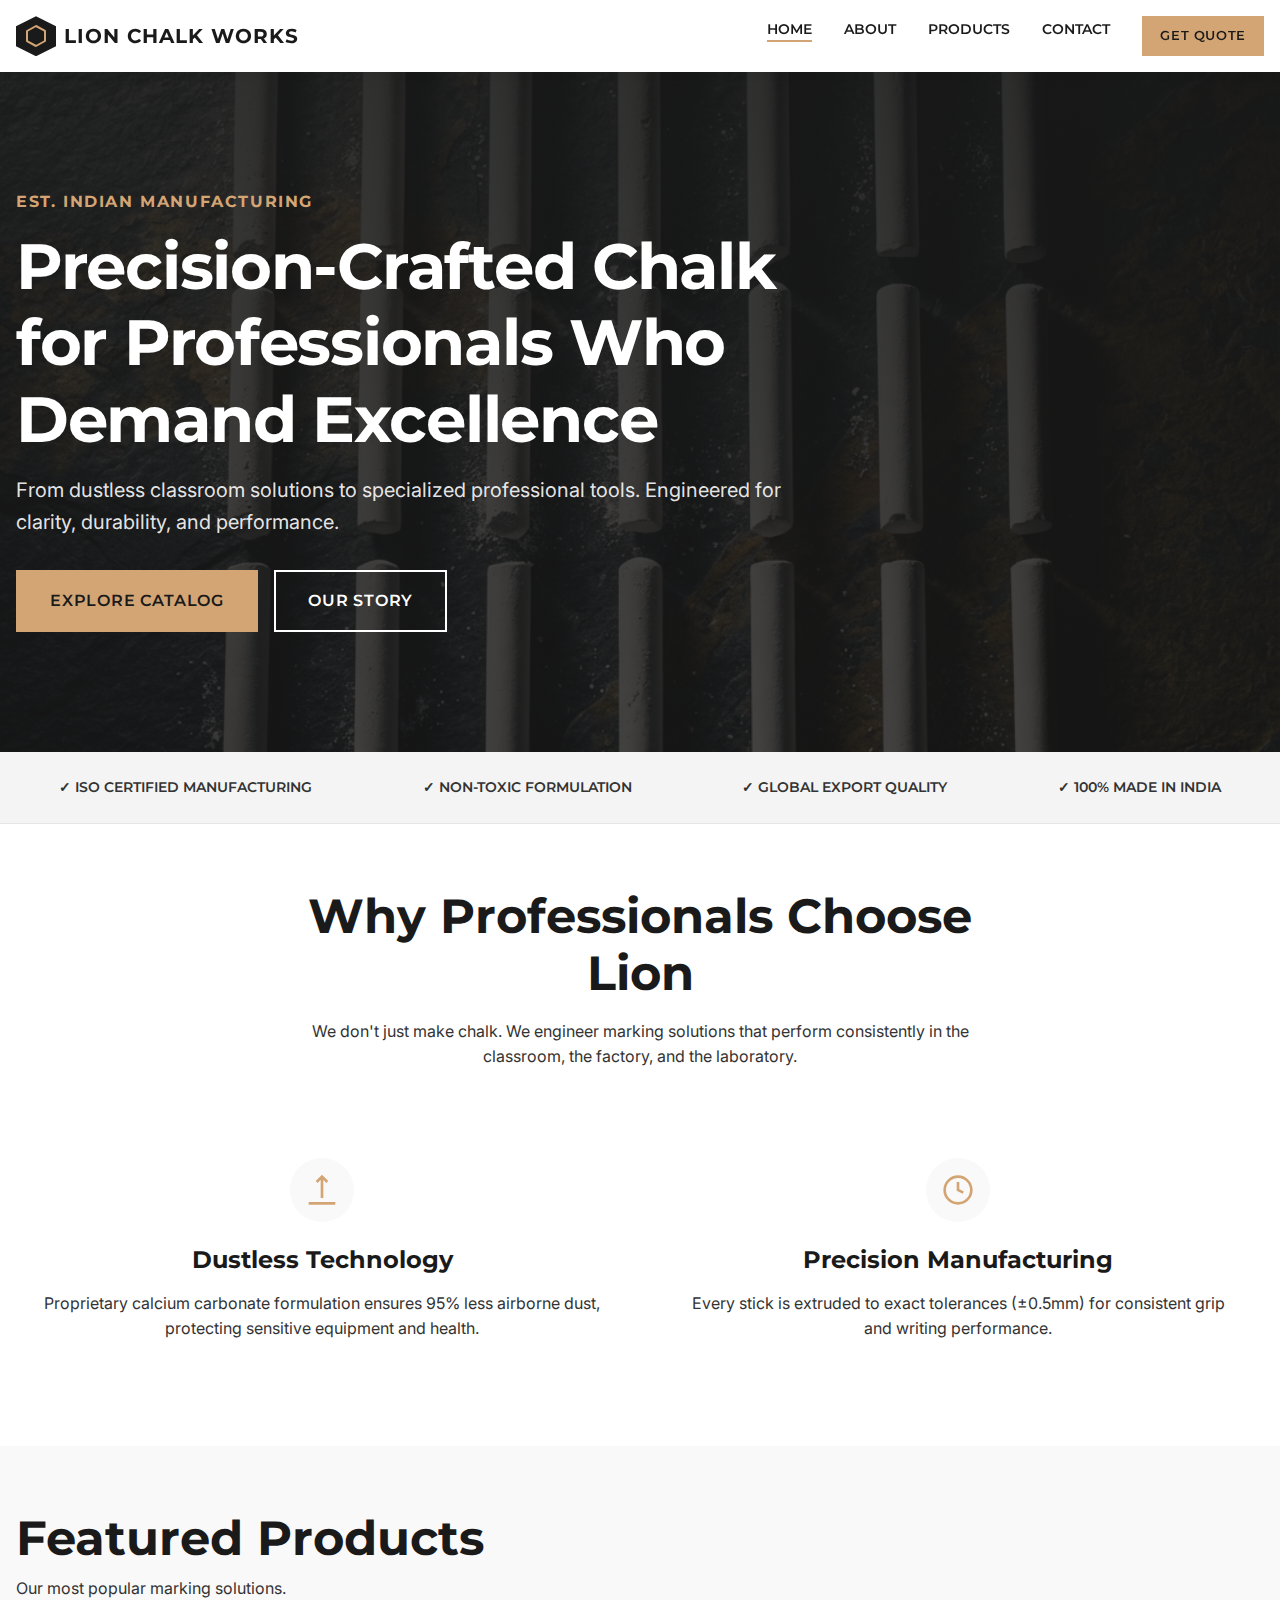
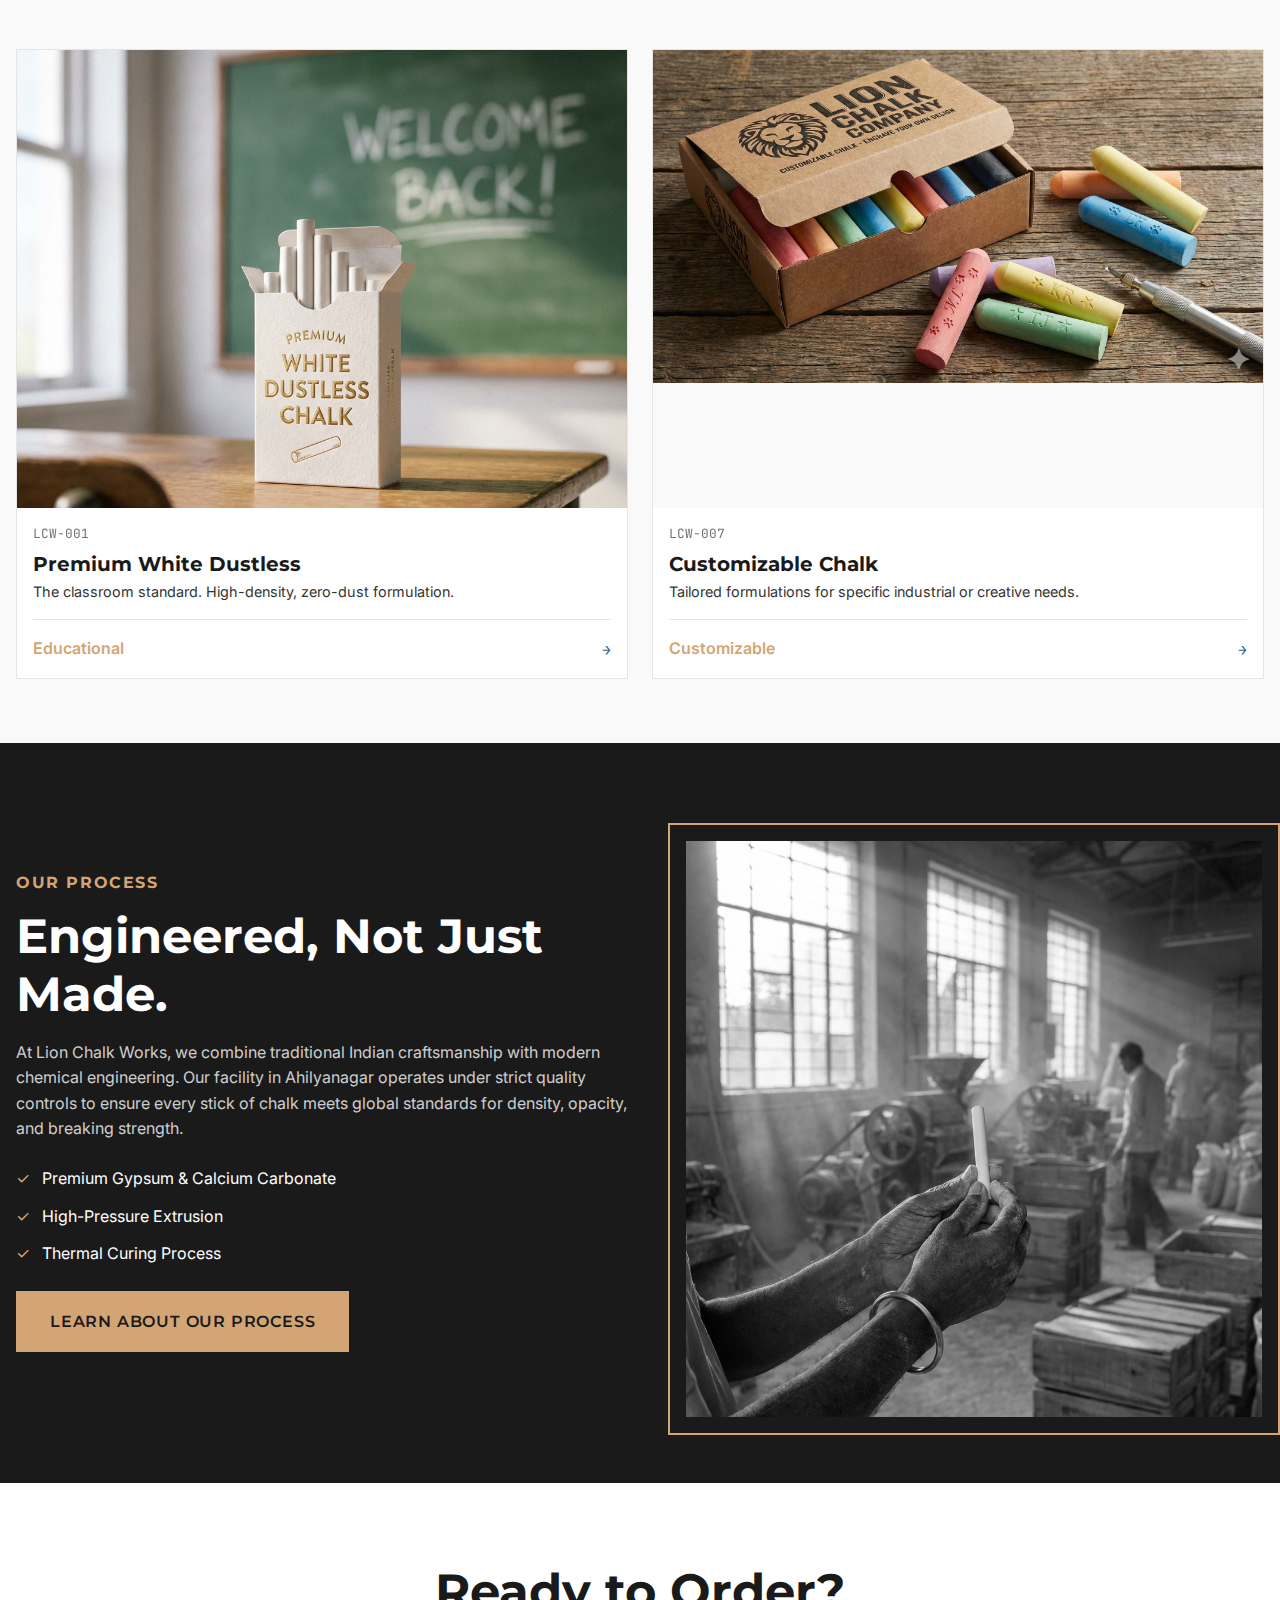
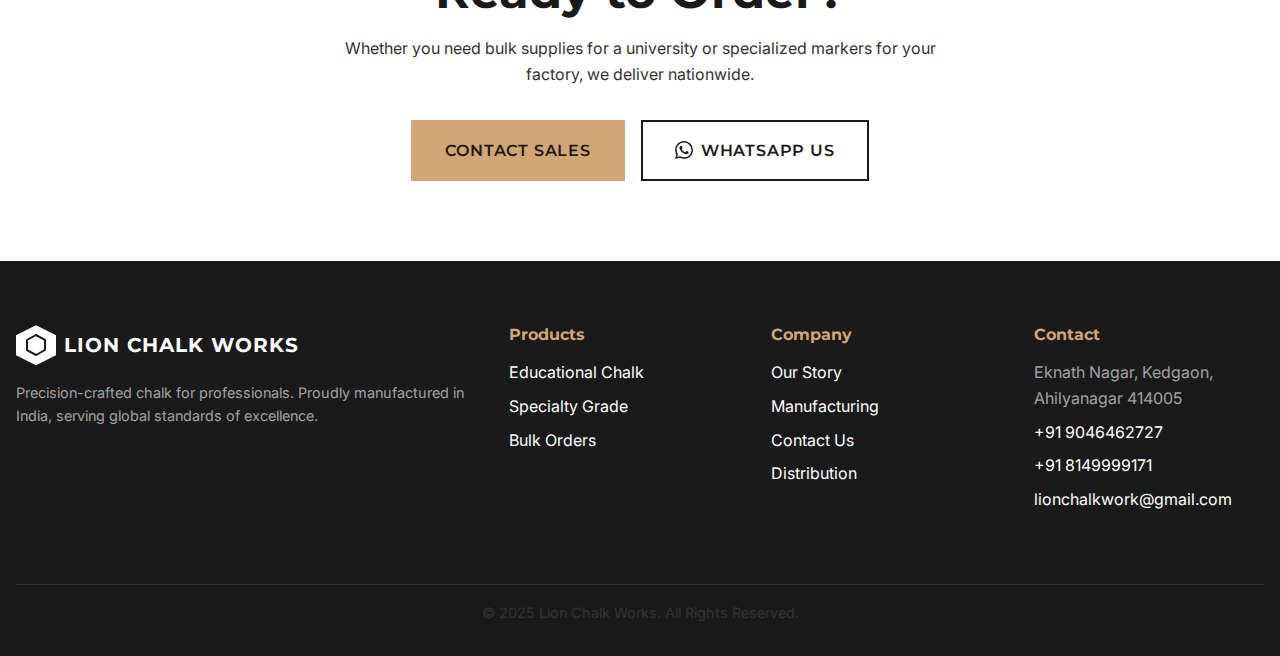
<file: index.html>
<!DOCTYPE html>
<html lang="en">

<head>
    <meta charset="UTF-8">
    <meta name="viewport" content="width=device-width, initial-scale=1.0">
    <title>Lion Chalk Works | Precision-Crafted Chalk for Professionals</title>
    <meta name="description"
        content="Lion Chalk Works manufactures premium industrial and educational chalk. Precision-crafted, dustless, and non-toxic chalk for schools, construction, and industry.">

    <!-- Fonts -->
    <link rel="preconnect" href="https://fonts.googleapis.com">
    <link rel="preconnect" href="https://fonts.gstatic.com" crossorigin>
    <link
        href="https://fonts.googleapis.com/css2?family=Inter:wght@400;500;600&family=JetBrains+Mono&family=Montserrat:wght@600;700&display=swap"
        rel="stylesheet">

    <!-- Styles -->
    <link rel="stylesheet" href="css/main.css">
    <link rel="stylesheet" href="css/print.css" media="print">

    <!-- Favicon Placeholder -->
    <link rel="icon"
        href="data:image/svg+xml,<svg xmlns=%22http://www.w3.org/2000/svg%22 viewBox=%220 0 100 100%22><text y=%22.9em%22 font-size=%2290%22>🦁</text></svg>">
</head>

<body>

    <!-- Navigation -->
    <nav class="navbar">
        <div class="container nav-container">
            <a href="index.html" class="logo">
                <div class="logo-icon">
                    <svg width="24" height="24" viewBox="0 0 24 24" fill="none" stroke="currentColor" stroke-width="2"
                        stroke-linecap="round" stroke-linejoin="round">
                        <path d="M12 2l9 4.9V17L12 22l-9-4.9V7z" />
                    </svg>
                </div>
                LION CHALK WORKS
            </a>

            <label for="mobile-menu-check" class="mobile-toggle">☰</label>
            <input type="checkbox" id="mobile-menu-check">

            <ul class="nav-links">
                <li><a href="index.html" class="nav-link active">Home</a></li>
                <li><a href="about.html" class="nav-link">About</a></li>
                <li><a href="products.html" class="nav-link">Products</a></li>
                <li><a href="contact.html" class="nav-link">Contact</a></li>
                <li><a href="contact.html" class="btn btn-primary" style="padding: 8px 16px; font-size: 0.8rem;">Get
                        Quote</a></li>
            </ul>
        </div>
    </nav>

    <!-- Hero Section -->
    <header class="section section-dark"
        style="padding: 120px 0; background: linear-gradient(rgba(26,26,26,0.9), rgba(26,26,26,0.8)), url('assets/hero/home-hero.jpg') center/cover no-repeat;">
        <div class="container">
            <div style="max-width: 800px;">
                <h4 class="text-gold" style="text-transform: uppercase; letter-spacing: 0.1em; margin-bottom: 16px;">
                    Est. Indian Manufacturing</h4>
                <h1>Precision-Crafted Chalk for Professionals Who Demand Excellence</h1>
                <p style="font-size: 1.25rem; color: rgba(255,255,255,0.9); margin-bottom: 32px;">
                    From dustless classroom solutions to specialized professional tools. Engineered for clarity,
                    durability, and performance.
                </p>
                <div style="display: flex; gap: 16px; flex-wrap: wrap;">
                    <a href="products.html" class="btn btn-primary">Explore Catalog</a>
                    <a href="about.html" class="btn btn-outline">Our Story</a>
                </div>
            </div>
        </div>
    </header>

    <!-- Trust Bar -->
    <div style="background-color: #f4f4f4; padding: 24px 0; border-bottom: 1px solid #e5e5e5;">
        <div class="container">
            <div
                style="display: flex; justify-content: space-around; flex-wrap: wrap; gap: 24px; text-align: center; color: var(--color-gray-800); font-weight: 600; font-family: var(--font-display); text-transform: uppercase; font-size: 0.9rem;">
                <span>✓ ISO Certified Manufacturing</span>
                <span>✓ Non-Toxic Formulation</span>
                <span>✓ Global Export Quality</span>
                <span>✓ 100% Made in India</span>
            </div>
        </div>
    </div>

    <!-- Value Propositions -->
    <section class="section">
        <div class="container">
            <div style="text-align: center; max-width: 700px; margin: 0 auto 64px;">
                <h2 style="margin-bottom: 16px;">Why Professionals Choose Lion</h2>
                <p>We don't just make chalk. We engineer marking solutions that perform consistently in the classroom,
                    the factory, and the laboratory.</p>
            </div>

            <div class="grid grid-2" style="justify-content: center;">


                <!-- Feature 2 -->
                <div style="text-align: center; padding: 24px;">
                    <div
                        style="width: 64px; height: 64px; background: var(--color-gray-100); border-radius: 50%; display: flex; align-items: center; justify-content: center; margin: 0 auto 24px; color: var(--color-accent);">
                        <svg width="32" height="32" viewBox="0 0 24 24" fill="none" stroke="currentColor"
                            stroke-width="2">
                            <path d="M2 22h20M12 2v16M8 6l4-4 4 4" />
                        </svg>
                    </div>
                    <h3>Dustless Technology</h3>
                    <p>Proprietary calcium carbonate formulation ensures 95% less airborne dust, protecting sensitive
                        equipment and health.</p>
                </div>

                <!-- Feature 3 -->
                <div style="text-align: center; padding: 24px;">
                    <div
                        style="width: 64px; height: 64px; background: var(--color-gray-100); border-radius: 50%; display: flex; align-items: center; justify-content: center; margin: 0 auto 24px; color: var(--color-accent);">
                        <svg width="32" height="32" viewBox="0 0 24 24" fill="none" stroke="currentColor"
                            stroke-width="2">
                            <circle cx="12" cy="12" r="10" />
                            <path d="M12 6v6l4 2" />
                        </svg>
                    </div>
                    <h3>Precision Manufacturing</h3>
                    <p>Every stick is extruded to exact tolerances (±0.5mm) for consistent grip and writing performance.
                    </p>
                </div>
            </div>
        </div>
    </section>

    <!-- Featured Products -->
    <section class="section" style="background-color: var(--color-gray-100);">
        <div class="container">
            <div style="display: flex; justify-content: space-between; align-items: end; margin-bottom: 48px;">
                <div>
                    <h2 style="margin-bottom: 8px;">Featured Products</h2>
                    <p style="margin-bottom: 0;">Our most popular marking solutions.</p>
                </div>
                <a href="products.html" class="btn btn-outline-dark"
                    style="display: none; @media(min-width: 768px){display: inline-flex;}">View All Products</a>
            </div>

            <div class="grid grid-2">
                <!-- Product 1 -->
                <a href="products.html" class="card">
                    <div class="card-image">
                        <img src="assets/products/chalk-educational-white.jpg" alt="Premium White Dustless Chalk"
                            loading="lazy">
                    </div>
                    <div class="card-content">
                        <div class="card-sku">LCW-001</div>
                        <h3 class="card-title">Premium White Dustless</h3>
                        <p style="font-size: 0.9rem;">The classroom standard. High-density, zero-dust formulation.</p>
                        <div class="card-footer">
                            <span class="text-gold" style="font-weight: 600;">Educational</span>
                            <span class="text-tech">→</span>
                        </div>
                    </div>
                </a>
                <!-- Product 4 -->
                <a href="products.html" class="card">
                    <div class="card-image">
                        <img src="assets/products/chalk-customizable.jpg" alt="Customizable Chalk" loading="lazy">
                    </div>
                    <div class="card-content">
                        <div class="card-sku">LCW-007</div>
                        <h3 class="card-title">Customizable Chalk</h3>
                        <p style="font-size: 0.9rem;">Tailored formulations for specific industrial or creative needs.
                        </p>
                        <div class="card-footer">
                            <span class="text-gold" style="font-weight: 600;">Customizable</span>
                            <span class="text-tech">→</span>
                        </div>
                    </div>
                </a>
            </div>
        </div>
    </section>

    <!-- Manufacturing Excellence -->
    <section class="section section-dark">
        <div class="container">
            <div class="grid grid-2" style="align-items: center;">
                <div>
                    <h4 class="text-gold"
                        style="text-transform: uppercase; letter-spacing: 0.1em; margin-bottom: 16px;">Our Process</h4>
                    <h2 style="color: white;">Engineered, Not Just Made.</h2>
                    <p style="color: rgba(255,255,255,0.8);">
                        At Lion Chalk Works, we combine traditional Indian craftsmanship with modern chemical
                        engineering. Our facility in Ahilyanagar operates under strict quality controls to ensure every
                        stick of chalk meets global standards for density, opacity, and breaking strength.
                    </p>
                    <ul style="margin: 24px 0; color: white;">
                        <li style="margin-bottom: 12px; display: flex; align-items: center; gap: 12px;">
                            <span style="color: var(--color-accent);">✓</span> Premium Gypsum & Calcium Carbonate
                        </li>
                        <li style="margin-bottom: 12px; display: flex; align-items: center; gap: 12px;">
                            <span style="color: var(--color-accent);">✓</span> High-Pressure Extrusion
                        </li>
                        <li style="margin-bottom: 12px; display: flex; align-items: center; gap: 12px;">
                            <span style="color: var(--color-accent);">✓</span> Thermal Curing Process
                        </li>
                    </ul>
                    <a href="about.html" class="btn btn-primary">Learn About Our Process</a>
                </div>
                <div style="position: relative;">
                    <div
                        style="border: 2px solid var(--color-accent); padding: 16px; transform: translate(16px, 16px);">
                        <img src="assets/hero/about-hero.jpg" alt="Chalk Manufacturing Process"
                            style="width: 100%; filter: grayscale(100%);">
                    </div>
                </div>
            </div>
        </div>
    </section>

    <!-- CTA Section -->
    <section class="section" style="text-align: center; padding: 80px 0;">
        <div class="container">
            <h2 style="margin-bottom: 16px;">Ready to Order?</h2>
            <p style="max-width: 600px; margin: 0 auto 32px;">
                Whether you need bulk supplies for a university or specialized markers for your factory, we deliver
                nationwide.
            </p>
            <div style="display: flex; gap: 16px; justify-content: center; flex-wrap: wrap;">
                <a href="contact.html" class="btn btn-primary">Contact Sales</a>
                <a href="https://wa.me/919046462727" class="btn btn-outline-dark">
                    <svg width="18" height="18" viewBox="0 0 24 24" fill="currentColor" style="margin-right: 8px;">
                        <path
                            d="M17.472 14.382c-.297-.149-1.758-.867-2.03-.967-.273-.099-.471-.148-.67.15-.197.297-.767.966-.94 1.164-.173.199-.347.223-.644.075-.297-.15-1.255-.463-2.39-1.475-.883-.788-1.48-1.761-1.653-2.059-.173-.297-.018-.458.13-.606.134-.133.298-.347.446-.52.149-.174.198-.298.298-.497.099-.198.05-.371-.025-.52-.075-.149-.669-1.612-.916-2.207-.242-.579-.487-.5-.669-.51-.173-.008-.371-.008-.57-.008-.198 0-.52.074-.792.372-.272.297-1.04 1.016-1.04 2.479 0 1.462 1.065 2.875 1.213 3.074.149.198 2.096 3.2 5.077 4.487.709.306 1.262.489 1.694.625.712.227 1.36.195 1.871.118.571-.085 1.758-.719 2.006-1.413.248-.694.248-1.289.173-1.413-.074-.124-.272-.198-.57-.347m-5.421 7.403h-.004a9.87 9.87 0 01-5.031-1.378l-.361-.214-3.741.982.998-3.648-.235-.374a9.86 9.86 0 01-1.51-5.26c.001-5.45 4.436-9.884 9.888-9.884 2.64 0 5.122 1.03 6.988 2.898a9.825 9.825 0 012.893 6.994c-.003 5.45-4.437 9.884-9.885 9.884m8.413-18.297A11.815 11.815 0 0012.05 0C5.495 0 .16 5.335.157 11.892c0 2.096.547 4.142 1.588 5.945L.057 24l6.305-1.654a11.882 11.882 0 005.683 1.448h.005c6.554 0 11.89-5.335 11.893-11.893a11.821 11.821 0 00-3.48-8.413Z" />
                    </svg>
                    WhatsApp Us
                </a>
            </div>
        </div>
    </section>

    <!-- Footer -->
    <footer class="footer">
        <div class="container">
            <div class="footer-grid">
                <div class="footer-col">
                    <a href="index.html" class="logo" style="color: white; margin-bottom: 16px;">
                        <div class="logo-icon" style="background: white; color: var(--color-primary);">
                            <svg width="24" height="24" viewBox="0 0 24 24" fill="none" stroke="currentColor"
                                stroke-width="2" stroke-linecap="round" stroke-linejoin="round">
                                <path d="M12 2l9 4.9V17L12 22l-9-4.9V7z" />
                            </svg>
                        </div>
                        LION CHALK WORKS
                    </a>
                    <p style="color: rgba(255,255,255,0.6); font-size: 0.9rem;">
                        Precision-crafted chalk for professionals. Proudly manufactured in India, serving global
                        standards of excellence.
                    </p>
                </div>

                <div class="footer-col">
                    <h4>Products</h4>
                    <ul class="footer-links">
                        <li><a href="products.html">Educational Chalk</a></li>
                        <li><a href="products.html">Specialty Grade</a></li>
                        <li><a href="products.html">Bulk Orders</a></li>
                    </ul>
                </div>

                <div class="footer-col">
                    <h4>Company</h4>
                    <ul class="footer-links">
                        <li><a href="about.html">Our Story</a></li>
                        <li><a href="about.html">Manufacturing</a></li>
                        <li><a href="contact.html">Contact Us</a></li>
                        <li><a href="contact.html">Distribution</a></li>
                    </ul>
                </div>

                <div class="footer-col">
                    <h4>Contact</h4>
                    <ul class="footer-links">
                        <li style="color: rgba(255,255,255,0.6);">Eknath Nagar, Kedgaon,<br>Ahilyanagar 414005</li>
                        <li><a href="tel:+919046462727">+91 9046462727</a></li>
                        <li><a href="tel:+918149999171">+91 8149999171</a></li>
                        <li><a href="mailto:lionchalkwork@gmail.com">lionchalkwork@gmail.com</a></li>
                    </ul>
                </div>
            </div>

            <div class="footer-bottom">
                <p>&copy; 2025 Lion Chalk Works. All Rights Reserved.</p>
            </div>
        </div>
    </footer>

</body>

</html>
</file>
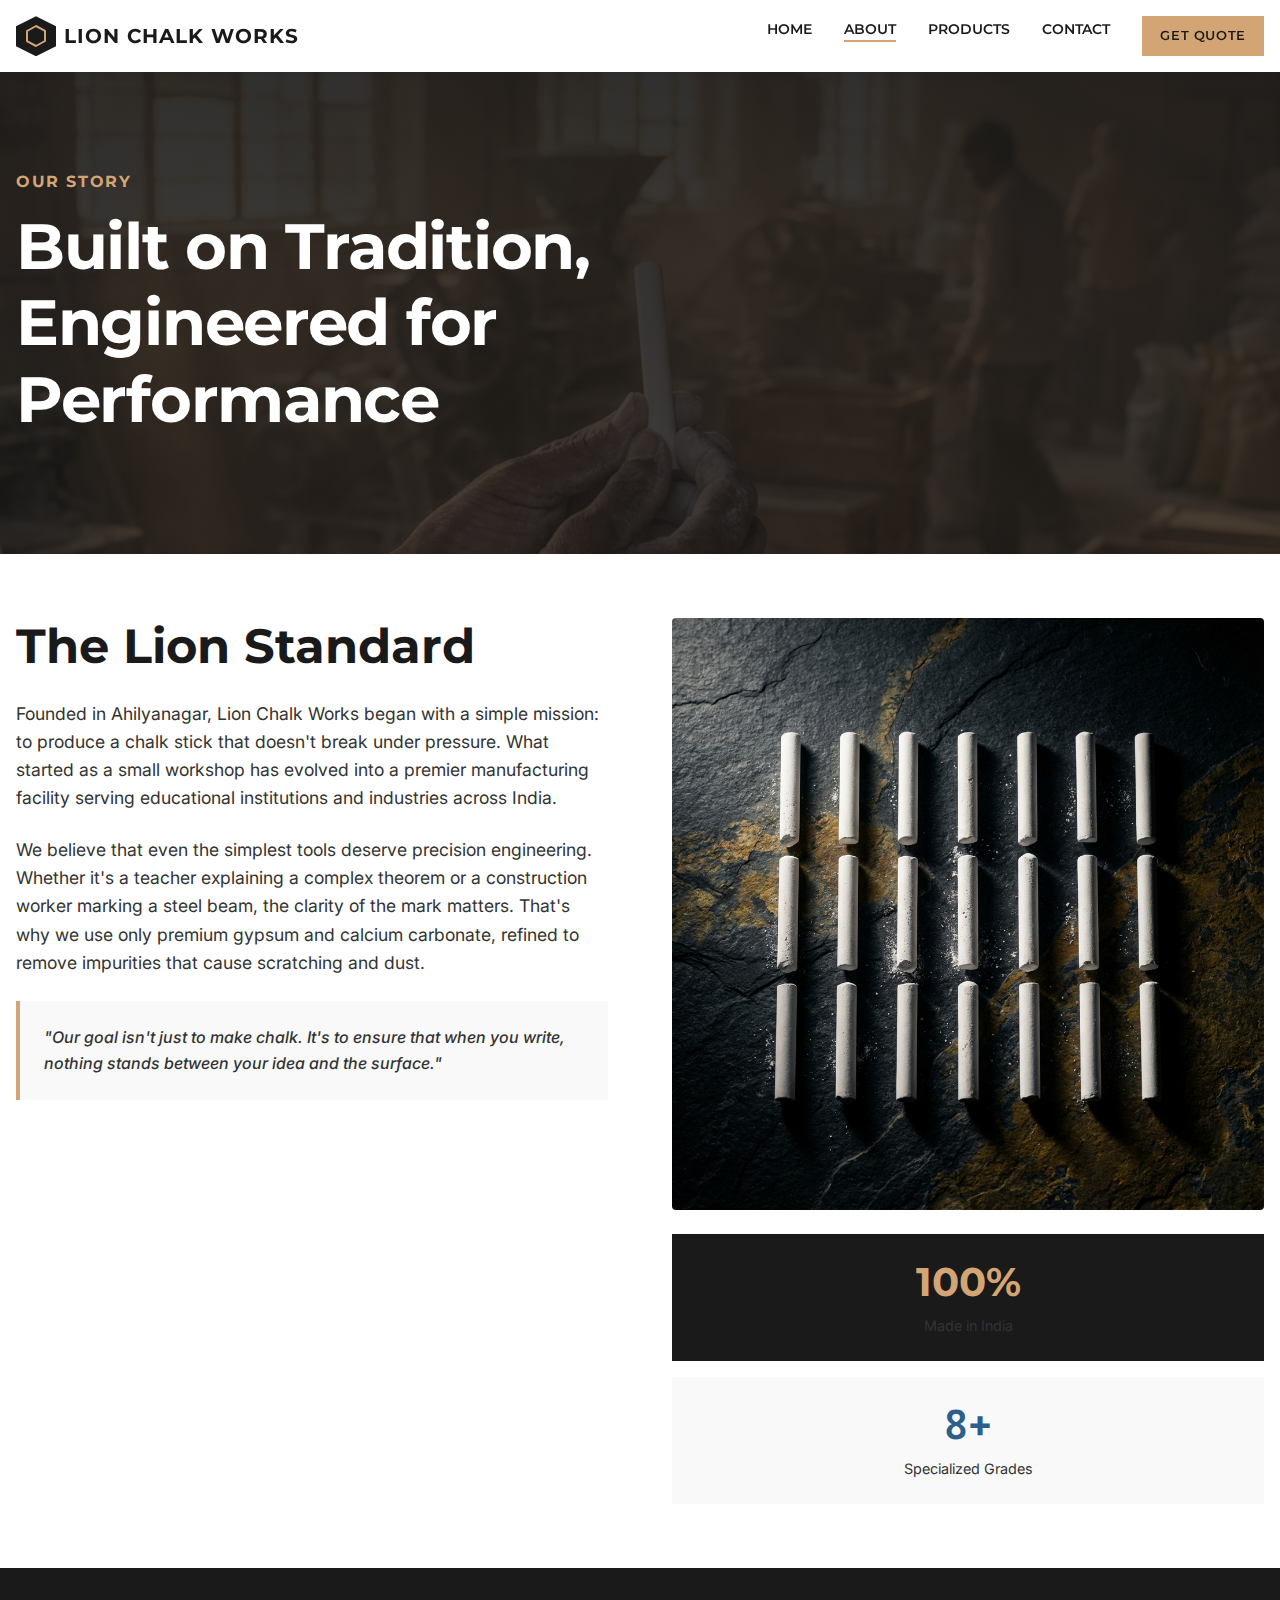
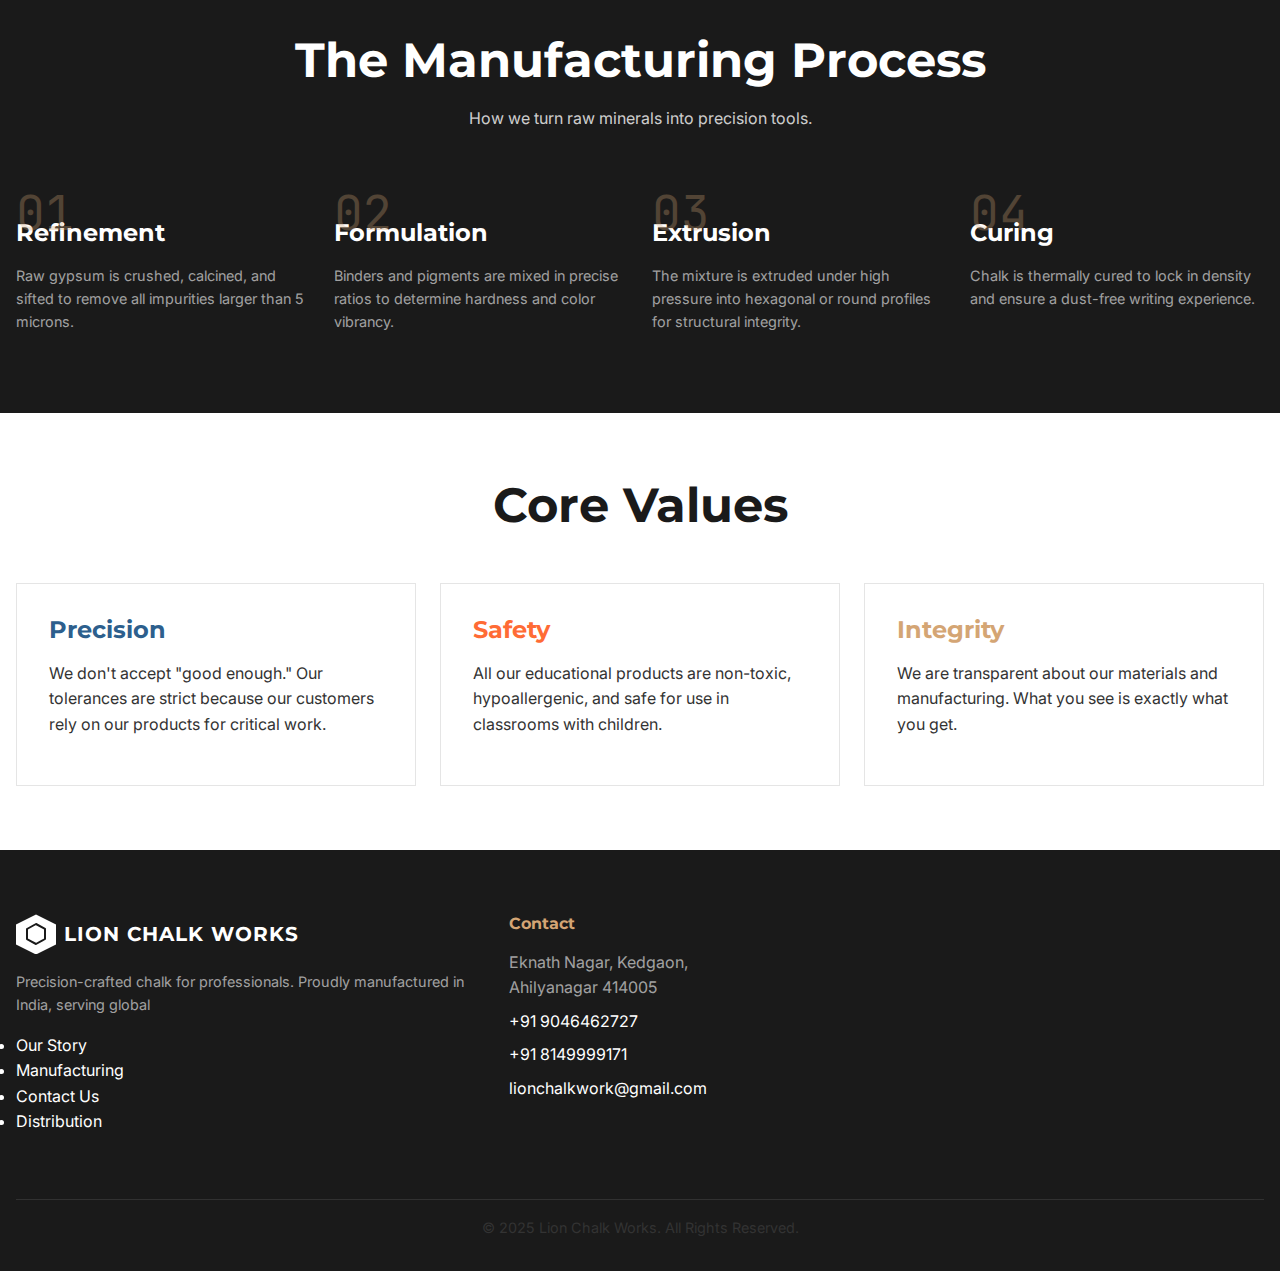
<file: about.html>
<!DOCTYPE html>
<html lang="en">

<head>
    <meta charset="UTF-8">
    <meta name="viewport" content="width=device-width, initial-scale=1.0">
    <title>About Us | Lion Chalk Works</title>
    <meta name="description"
        content="Learn about Lion Chalk Works' heritage, manufacturing process, and commitment to quality.">

    <!-- Fonts -->
    <link rel="preconnect" href="https://fonts.googleapis.com">
    <link rel="preconnect" href="https://fonts.gstatic.com" crossorigin>
    <link
        href="https://fonts.googleapis.com/css2?family=Inter:wght@400;500;600&family=JetBrains+Mono&family=Montserrat:wght@600;700&display=swap"
        rel="stylesheet">

    <!-- Styles -->
    <link rel="stylesheet" href="css/main.css">
    <link rel="stylesheet" href="css/print.css" media="print">

    <link rel="icon"
        href="data:image/svg+xml,<svg xmlns=%22http://www.w3.org/2000/svg%22 viewBox=%220 0 100 100%22><text y=%22.9em%22 font-size=%2290%22>🦁</text></svg>">
</head>

<body>

    <!-- Navigation -->
    <nav class="navbar">
        <div class="container nav-container">
            <a href="index.html" class="logo">
                <div class="logo-icon">
                    <svg width="24" height="24" viewBox="0 0 24 24" fill="none" stroke="currentColor" stroke-width="2"
                        stroke-linecap="round" stroke-linejoin="round">
                        <path d="M12 2l9 4.9V17L12 22l-9-4.9V7z" />
                    </svg>
                </div>
                LION CHALK WORKS
            </a>

            <label for="mobile-menu-check" class="mobile-toggle">☰</label>
            <input type="checkbox" id="mobile-menu-check">

            <ul class="nav-links">
                <li><a href="index.html" class="nav-link">Home</a></li>
                <li><a href="about.html" class="nav-link active">About</a></li>
                <li><a href="products.html" class="nav-link">Products</a></li>
                <li><a href="contact.html" class="nav-link">Contact</a></li>
                <li><a href="contact.html" class="btn btn-primary" style="padding: 8px 16px; font-size: 0.8rem;">Get
                        Quote</a></li>
            </ul>
        </div>
    </nav>

    <!-- Hero Section -->
    <header class="section section-dark"
        style="padding: 100px 0; background: linear-gradient(rgba(26,26,26,0.9), rgba(26,26,26,0.8)), url('assets/hero/about-hero.jpg') center/cover no-repeat;">
        <div class="container">
            <div style="max-width: 800px;">
                <h4 class="text-gold" style="text-transform: uppercase; letter-spacing: 0.1em; margin-bottom: 16px;">Our
                    Story</h4>
                <h1>Built on Tradition, Engineered for Performance</h1>
            </div>
        </div>
    </header>

    <!-- Narrative Section -->
    <section class="section">
        <div class="container">
            <div class="grid grid-2" style="gap: 64px;">
                <div>
                    <h2 style="margin-bottom: 24px;">The Lion Standard</h2>
                    <p style="font-size: 1.1rem; margin-bottom: 24px;">
                        Founded in Ahilyanagar, Lion Chalk Works began with a simple mission: to produce a chalk stick
                        that doesn't break under pressure. What started as a small workshop has evolved into a premier
                        manufacturing facility serving educational institutions and industries across India.
                    </p>
                    <p style="font-size: 1.1rem; margin-bottom: 24px;">
                        We believe that even the simplest tools deserve precision engineering. Whether it's a teacher
                        explaining a complex theorem or a construction worker marking a steel beam, the clarity of the
                        mark matters. That's why we use only premium gypsum and calcium carbonate, refined to remove
                        impurities that cause scratching and dust.
                    </p>
                    <div
                        style="padding: 24px; background-color: var(--color-gray-100); border-left: 4px solid var(--color-accent);">
                        <p style="margin-bottom: 0; font-style: italic; font-weight: 500;">
                            "Our goal isn't just to make chalk. It's to ensure that when you write, nothing stands
                            between your idea and the surface."
                        </p>
                    </div>
                </div>
                <div>
                    <img src="assets/hero/home-hero.jpg" alt="Factory Floor"
                        style="width: 100%; border-radius: 4px; margin-bottom: 24px;">
                    <div class="grid grid-2" style="gap: 16px;">
                        <div style="background: var(--color-primary); color: white; padding: 24px; text-align: center;">
                            <h3 class="text-gold" style="font-size: 2.5rem; margin-bottom: 8px;">100%</h3>
                            <p style="margin: 0; font-size: 0.9rem;">Made in India</p>
                        </div>
                        <div style="background: var(--color-gray-100); padding: 24px; text-align: center;">
                            <h3 class="text-tech" style="font-size: 2.5rem; margin-bottom: 8px;">8+</h3>
                            <p style="margin: 0; font-size: 0.9rem;">Specialized Grades</p>
                        </div>
                    </div>
                </div>
            </div>
        </div>
    </section>

    <!-- Process Section -->
    <section class="section section-dark">
        <div class="container">
            <div style="text-align: center; max-width: 700px; margin: 0 auto 64px;">
                <h2 style="color: white;">The Manufacturing Process</h2>
                <p style="color: rgba(255,255,255,0.8);">How we turn raw minerals into precision tools.</p>
            </div>

            <div class="grid grid-4">
                <div style="position: relative;">
                    <div
                        style="font-family: var(--font-tech); color: var(--color-accent); font-size: 3rem; opacity: 0.3; position: absolute; top: -20px; left: 0;">
                        01</div>
                    <h3 style="color: white; margin-top: 24px;">Refinement</h3>
                    <p style="color: rgba(255,255,255,0.6); font-size: 0.9rem;">Raw gypsum is crushed, calcined, and
                        sifted to remove all impurities larger than 5 microns.</p>
                </div>
                <div style="position: relative;">
                    <div
                        style="font-family: var(--font-tech); color: var(--color-accent); font-size: 3rem; opacity: 0.3; position: absolute; top: -20px; left: 0;">
                        02</div>
                    <h3 style="color: white; margin-top: 24px;">Formulation</h3>
                    <p style="color: rgba(255,255,255,0.6); font-size: 0.9rem;">Binders and pigments are mixed in
                        precise ratios to determine hardness and color vibrancy.</p>
                </div>
                <div style="position: relative;">
                    <div
                        style="font-family: var(--font-tech); color: var(--color-accent); font-size: 3rem; opacity: 0.3; position: absolute; top: -20px; left: 0;">
                        03</div>
                    <h3 style="color: white; margin-top: 24px;">Extrusion</h3>
                    <p style="color: rgba(255,255,255,0.6); font-size: 0.9rem;">The mixture is extruded under high
                        pressure into hexagonal or round profiles for structural integrity.</p>
                </div>
                <div style="position: relative;">
                    <div
                        style="font-family: var(--font-tech); color: var(--color-accent); font-size: 3rem; opacity: 0.3; position: absolute; top: -20px; left: 0;">
                        04</div>
                    <h3 style="color: white; margin-top: 24px;">Curing</h3>
                    <p style="color: rgba(255,255,255,0.6); font-size: 0.9rem;">Chalk is thermally cured to lock in
                        density and ensure a dust-free writing experience.</p>
                </div>
            </div>
        </div>
    </section>

    <!-- Values -->
    <section class="section">
        <div class="container">
            <h2 style="text-align: center; margin-bottom: 48px;">Core Values</h2>
            <div class="grid grid-3">
                <div style="padding: 32px; border: 1px solid var(--color-gray-200);">
                    <h3 style="color: var(--color-tech);">Precision</h3>
                    <p>We don't accept "good enough." Our tolerances are strict because our customers rely on our
                        products for critical work.</p>
                </div>
                <div style="padding: 32px; border: 1px solid var(--color-gray-200);">
                    <h3 style="color: var(--color-safety);">Safety</h3>
                    <p>All our educational products are non-toxic, hypoallergenic, and safe for use in classrooms with
                        children.</p>
                </div>
                <div style="padding: 32px; border: 1px solid var(--color-gray-200);">
                    <h3 style="color: var(--color-accent);">Integrity</h3>
                    <p>We are transparent about our materials and manufacturing. What you see is exactly what you get.
                    </p>
                </div>
            </div>
        </div>
    </section>

    <!-- Footer -->
    <footer class="footer">
        <div class="container">
            <div class="footer-grid">
                <div class="footer-col">
                    <a href="index.html" class="logo" style="color: white; margin-bottom: 16px;">
                        <div class="logo-icon" style="background: white; color: var(--color-primary);">
                            <svg width="24" height="24" viewBox="0 0 24 24" fill="none" stroke="currentColor"
                                stroke-width="2" stroke-linecap="round" stroke-linejoin="round">
                                <path d="M12 2l9 4.9V17L12 22l-9-4.9V7z" />
                            </svg>
                        </div>
                        LION CHALK WORKS
                    </a>
                    <p style="color: rgba(255,255,255,0.6); font-size: 0.9rem;">
                        Precision-crafted chalk for professionals. Proudly manufactured in India, serving global
                        <li><a href="about.html">Our Story</a></li>
                        <li><a href="about.html">Manufacturing</a></li>
                        <li><a href="contact.html">Contact Us</a></li>
                        <li><a href="contact.html">Distribution</a></li>
                        </ul>
                </div>

                <div class="footer-col">
                    <h4>Contact</h4>
                    <ul class="footer-links">
                        <li style="color: rgba(255,255,255,0.6);">Eknath Nagar, Kedgaon,<br>Ahilyanagar 414005</li>
                        <li><a href="tel:+919046462727">+91 9046462727</a></li>
                        <li><a href="tel:+918149999171">+91 8149999171</a></li>
                        <li><a href="mailto:lionchalkwork@gmail.com">lionchalkwork@gmail.com</a></li>
                    </ul>
                </div>
            </div>

            <div class="footer-bottom">
                <p>&copy; 2025 Lion Chalk Works. All Rights Reserved.</p>
            </div>
        </div>
    </footer>

</body>

</html>
</file>
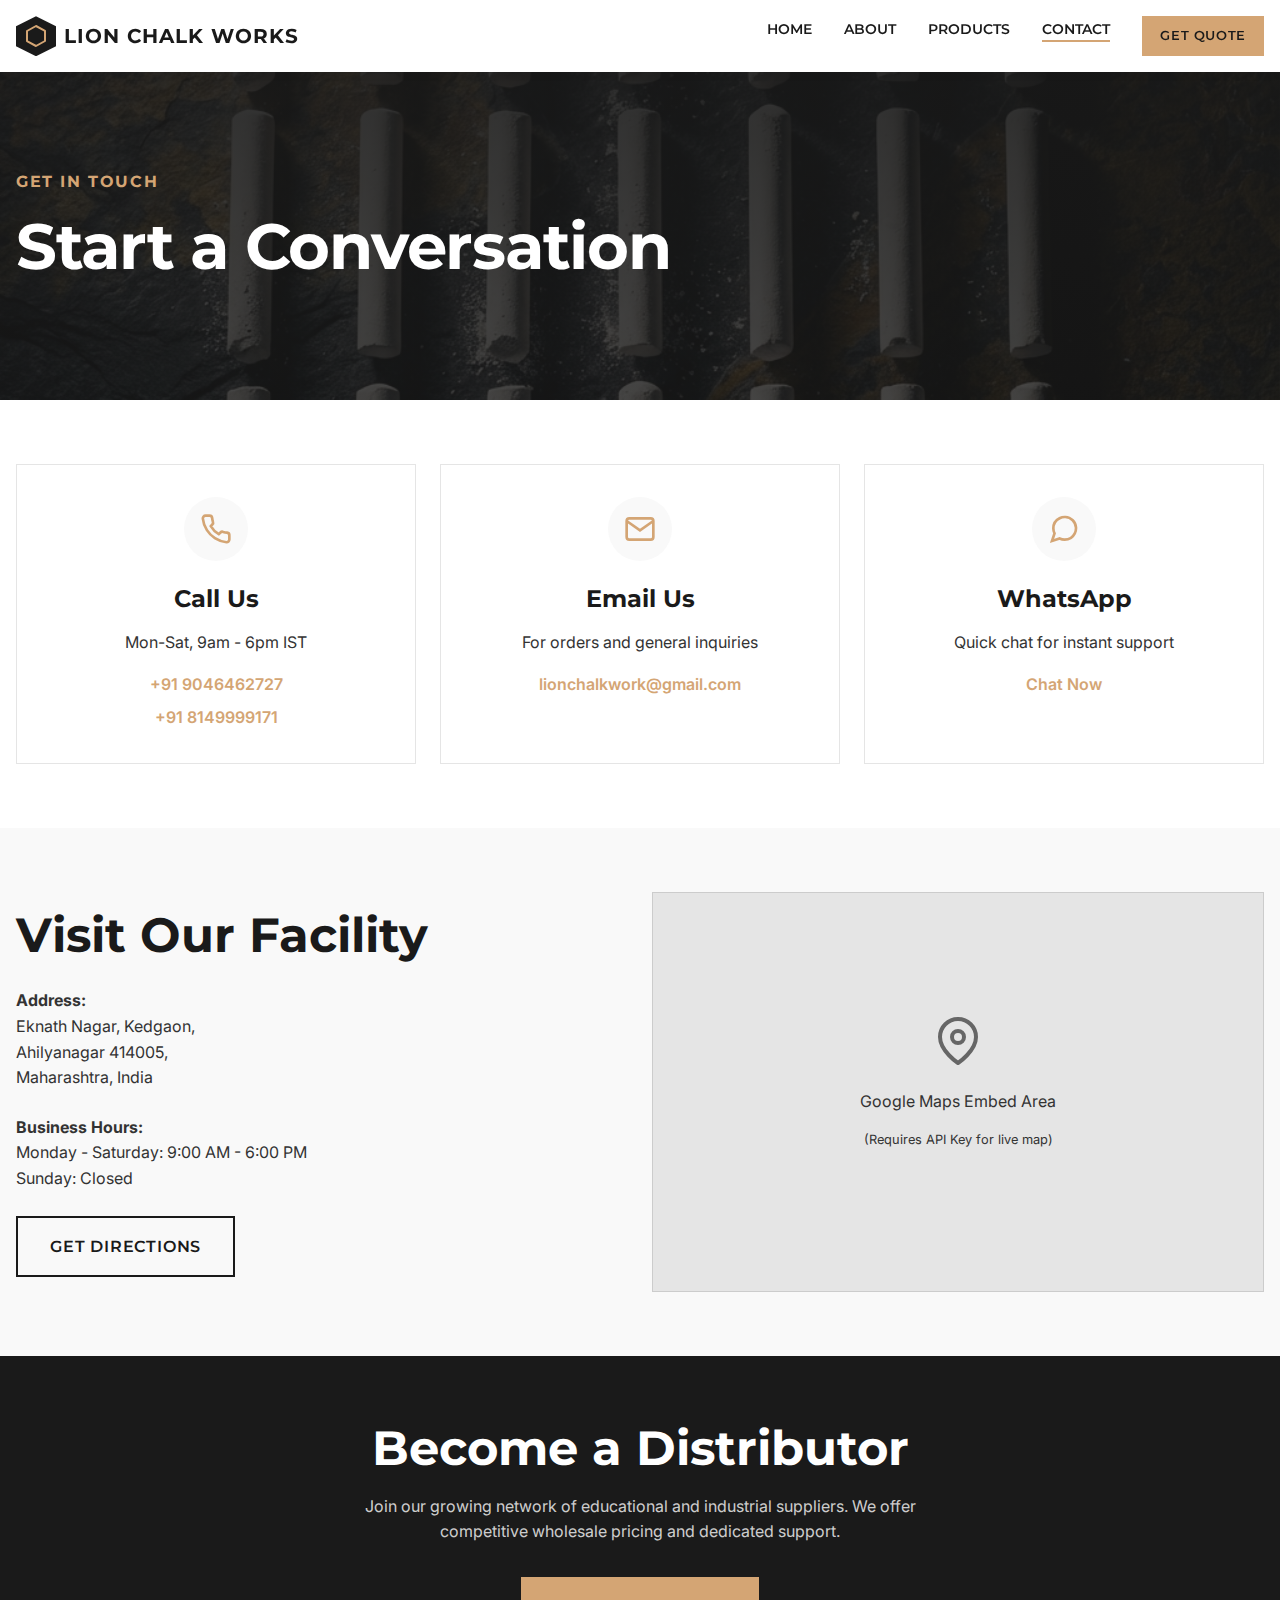
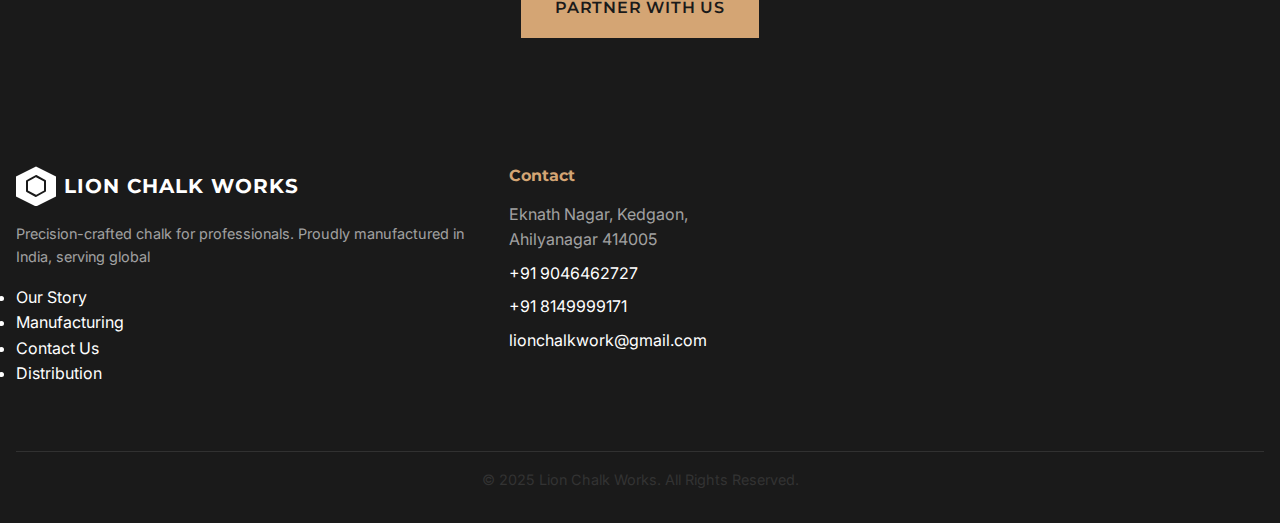
<file: contact.html>
<!DOCTYPE html>
<html lang="en">

<head>
    <meta charset="UTF-8">
    <meta name="viewport" content="width=device-width, initial-scale=1.0">
    <title>Contact Us | Lion Chalk Works</title>
    <meta name="description"
        content="Get in touch with Lion Chalk Works for orders, distribution inquiries, and support.">

    <!-- Fonts -->
    <link rel="preconnect" href="https://fonts.googleapis.com">
    <link rel="preconnect" href="https://fonts.gstatic.com" crossorigin>
    <link
        href="https://fonts.googleapis.com/css2?family=Inter:wght@400;500;600&family=JetBrains+Mono&family=Montserrat:wght@600;700&display=swap"
        rel="stylesheet">

    <!-- Styles -->
    <link rel="stylesheet" href="css/main.css">
    <link rel="stylesheet" href="css/print.css" media="print">

    <link rel="icon"
        href="data:image/svg+xml,<svg xmlns=%22http://www.w3.org/2000/svg%22 viewBox=%220 0 100 100%22><text y=%22.9em%22 font-size=%2290%22>🦁</text></svg>">
</head>

<body>

    <!-- Navigation -->
    <nav class="navbar">
        <div class="container nav-container">
            <a href="index.html" class="logo">
                <div class="logo-icon">
                    <svg width="24" height="24" viewBox="0 0 24 24" fill="none" stroke="currentColor" stroke-width="2"
                        stroke-linecap="round" stroke-linejoin="round">
                        <path d="M12 2l9 4.9V17L12 22l-9-4.9V7z" />
                    </svg>
                </div>
                LION CHALK WORKS
            </a>

            <label for="mobile-menu-check" class="mobile-toggle">☰</label>
            <input type="checkbox" id="mobile-menu-check">

            <ul class="nav-links">
                <li><a href="index.html" class="nav-link">Home</a></li>
                <li><a href="about.html" class="nav-link">About</a></li>
                <li><a href="products.html" class="nav-link">Products</a></li>
                <li><a href="contact.html" class="nav-link active">Contact</a></li>
                <li><a href="contact.html" class="btn btn-primary" style="padding: 8px 16px; font-size: 0.8rem;">Get
                        Quote</a></li>
            </ul>
        </div>
    </nav>

    <!-- Hero Section -->
    <header class="section section-dark"
        style="padding: 100px 0; background: linear-gradient(rgba(26,26,26,0.9), rgba(26,26,26,0.8)), url('assets/hero/home-hero.jpg') center/cover no-repeat;">
        <div class="container">
            <div style="max-width: 800px;">
                <h4 class="text-gold" style="text-transform: uppercase; letter-spacing: 0.1em; margin-bottom: 16px;">Get
                    in Touch</h4>
                <h1>Start a Conversation</h1>
            </div>
        </div>
    </header>

    <!-- Contact Info -->
    <section class="section">
        <div class="container">
            <div class="grid grid-3">
                <!-- Phone -->
                <a href="tel:+919046462727" class="card"
                    style="text-align: center; align-items: center; padding: 32px;">
                    <div
                        style="width: 64px; height: 64px; background: var(--color-gray-100); border-radius: 50%; display: flex; align-items: center; justify-content: center; margin-bottom: 24px; color: var(--color-accent);">
                        <svg width="32" height="32" viewBox="0 0 24 24" fill="none" stroke="currentColor"
                            stroke-width="2">
                            <path
                                d="M22 16.92v3a2 2 0 0 1-2.18 2 19.79 19.79 0 0 1-8.63-3.07 19.5 19.5 0 0 1-6-6 19.79 19.79 0 0 1-3.07-8.67A2 2 0 0 1 4.11 2h3a2 2 0 0 1 2 1.72 12.05 12.05 0 0 0 .57 2.81 2 2 0 0 1-.45 2.11L8.09 9.91a16 16 0 0 0 6 6l1.27-1.27a2 2 0 0 1 2.11-.45 12.05 12.05 0 0 0 2.81.57A2 2 0 0 1 22 16.92z" />
                        </svg>
                    </div>
                    <h3>Call Us</h3>
                    <p>Mon-Sat, 9am - 6pm IST</p>
                    <span class="text-gold" style="font-weight: 600;">+91 9046462727</span>
                    <span class="text-gold" style="font-weight: 600; margin-top: 8px;">+91 8149999171</span>
                </a>

                <!-- Email -->
                <a href="mailto:lionchalkwork@gmail.com" class="card"
                    style="text-align: center; align-items: center; padding: 32px;">
                    <div
                        style="width: 64px; height: 64px; background: var(--color-gray-100); border-radius: 50%; display: flex; align-items: center; justify-content: center; margin-bottom: 24px; color: var(--color-accent);">
                        <svg width="32" height="32" viewBox="0 0 24 24" fill="none" stroke="currentColor"
                            stroke-width="2">
                            <path d="M4 4h16c1.1 0 2 .9 2 2v12c0 1.1-.9 2-2 2H4c-1.1 0-2-.9-2-2V6c0-1.1.9-2 2-2z" />
                            <polyline points="22,6 12,13 2,6" />
                        </svg>
                    </div>
                    <h3>Email Us</h3>
                    <p>For orders and general inquiries</p>
                    <span class="text-gold" style="font-weight: 600;">lionchalkwork@gmail.com</span>
                </a>

                <!-- WhatsApp -->
                <a href="https://wa.me/919046462727" class="card"
                    style="text-align: center; align-items: center; padding: 32px;">
                    <div
                        style="width: 64px; height: 64px; background: var(--color-gray-100); border-radius: 50%; display: flex; align-items: center; justify-content: center; margin-bottom: 24px; color: var(--color-accent);">
                        <svg width="32" height="32" viewBox="0 0 24 24" fill="none" stroke="currentColor"
                            stroke-width="2">
                            <path
                                d="M21 11.5a8.38 8.38 0 0 1-.9 3.8 8.5 8.5 0 0 1-7.6 4.7 8.38 8.38 0 0 1-3.8-.9L3 21l1.9-5.7a8.38 8.38 0 0 1-.9-3.8 8.5 8.5 0 0 1 4.7-7.6 8.38 8.38 0 0 1 3.8-.9h.5a8.48 8.48 0 0 1 8 8v.5z" />
                        </svg>
                    </div>
                    <h3>WhatsApp</h3>
                    <p>Quick chat for instant support</p>
                    <span class="text-gold" style="font-weight: 600;">Chat Now</span>
                </a>
            </div>
        </div>
    </section>

    <!-- Location -->
    <section class="section" style="background-color: var(--color-gray-100);">
        <div class="container">
            <div class="grid grid-2" style="align-items: center;">
                <div>
                    <h2 style="margin-bottom: 24px;">Visit Our Facility</h2>
                    <p style="margin-bottom: 24px;">
                        <strong>Address:</strong><br>
                        Eknath Nagar, Kedgaon,<br>
                        Ahilyanagar 414005,<br>
                        Maharashtra, India
                    </p>
                    <p style="margin-bottom: 24px;">
                        <strong>Business Hours:</strong><br>
                        Monday - Saturday: 9:00 AM - 6:00 PM<br>
                        Sunday: Closed
                    </p>
                    <a href="https://maps.google.com/?q=Eknath+Nagar,+Kedgaon,+Ahilyanagar+414005" target="_blank"
                        class="btn btn-outline-dark">Get Directions</a>
                </div>
                <div
                    style="height: 400px; background-color: #e5e5e5; display: flex; align-items: center; justify-content: center; border: 1px solid #ccc;">
                    <!-- Map Placeholder -->
                    <div style="text-align: center; color: #666;">
                        <svg width="48" height="48" viewBox="0 0 24 24" fill="none" stroke="currentColor"
                            stroke-width="2" style="margin-bottom: 16px;">
                            <path d="M21 10c0 7-9 13-9 13s-9-6-9-13a9 9 0 0 1 18 0z" />
                            <circle cx="12" cy="10" r="3" />
                        </svg>
                        <p>Google Maps Embed Area</p>
                        <p style="font-size: 0.8rem;">(Requires API Key for live map)</p>
                    </div>
                </div>
            </div>
        </div>
    </section>

    <!-- Distribution CTA -->
    <section class="section section-dark" style="text-align: center;">
        <div class="container">
            <h2 style="color: white; margin-bottom: 16px;">Become a Distributor</h2>
            <p style="color: rgba(255,255,255,0.8); max-width: 600px; margin: 0 auto 32px;">
                Join our growing network of educational and industrial suppliers. We offer competitive wholesale pricing
                and dedicated support.
            </p>
            <a href="mailto:lionchalkwork@gmail.com?subject=Distribution%20Inquiry" class="btn btn-primary">Partner With
                Us</a>
        </div>
    </section>

    <!-- Footer -->
    <footer class="footer">
        <div class="container">
            <div class="footer-grid">
                <div class="footer-col">
                    <a href="index.html" class="logo" style="color: white; margin-bottom: 16px;">
                        <div class="logo-icon" style="background: white; color: var(--color-primary);">
                            <svg width="24" height="24" viewBox="0 0 24 24" fill="none" stroke="currentColor"
                                stroke-width="2" stroke-linecap="round" stroke-linejoin="round">
                                <path d="M12 2l9 4.9V17L12 22l-9-4.9V7z" />
                            </svg>
                        </div>
                        LION CHALK WORKS
                    </a>
                    <p style="color: rgba(255,255,255,0.6); font-size: 0.9rem;">
                        Precision-crafted chalk for professionals. Proudly manufactured in India, serving global
                        <li><a href="about.html">Our Story</a></li>
                        <li><a href="about.html">Manufacturing</a></li>
                        <li><a href="contact.html">Contact Us</a></li>
                        <li><a href="contact.html">Distribution</a></li>
                        </ul>
                </div>

                <div class="footer-col">
                    <h4>Contact</h4>
                    <ul class="footer-links">
                        <li style="color: rgba(255,255,255,0.6);">Eknath Nagar, Kedgaon,<br>Ahilyanagar 414005</li>
                        <li><a href="tel:+919046462727">+91 9046462727</a></li>
                        <li><a href="tel:+918149999171">+91 8149999171</a></li>
                        <li><a href="mailto:lionchalkwork@gmail.com">lionchalkwork@gmail.com</a></li>
                    </ul>
                </div>
            </div>

            <div class="footer-bottom">
                <p>&copy; 2025 Lion Chalk Works. All Rights Reserved.</p>
            </div>
        </div>
    </footer>

</body>

</html>
</file>
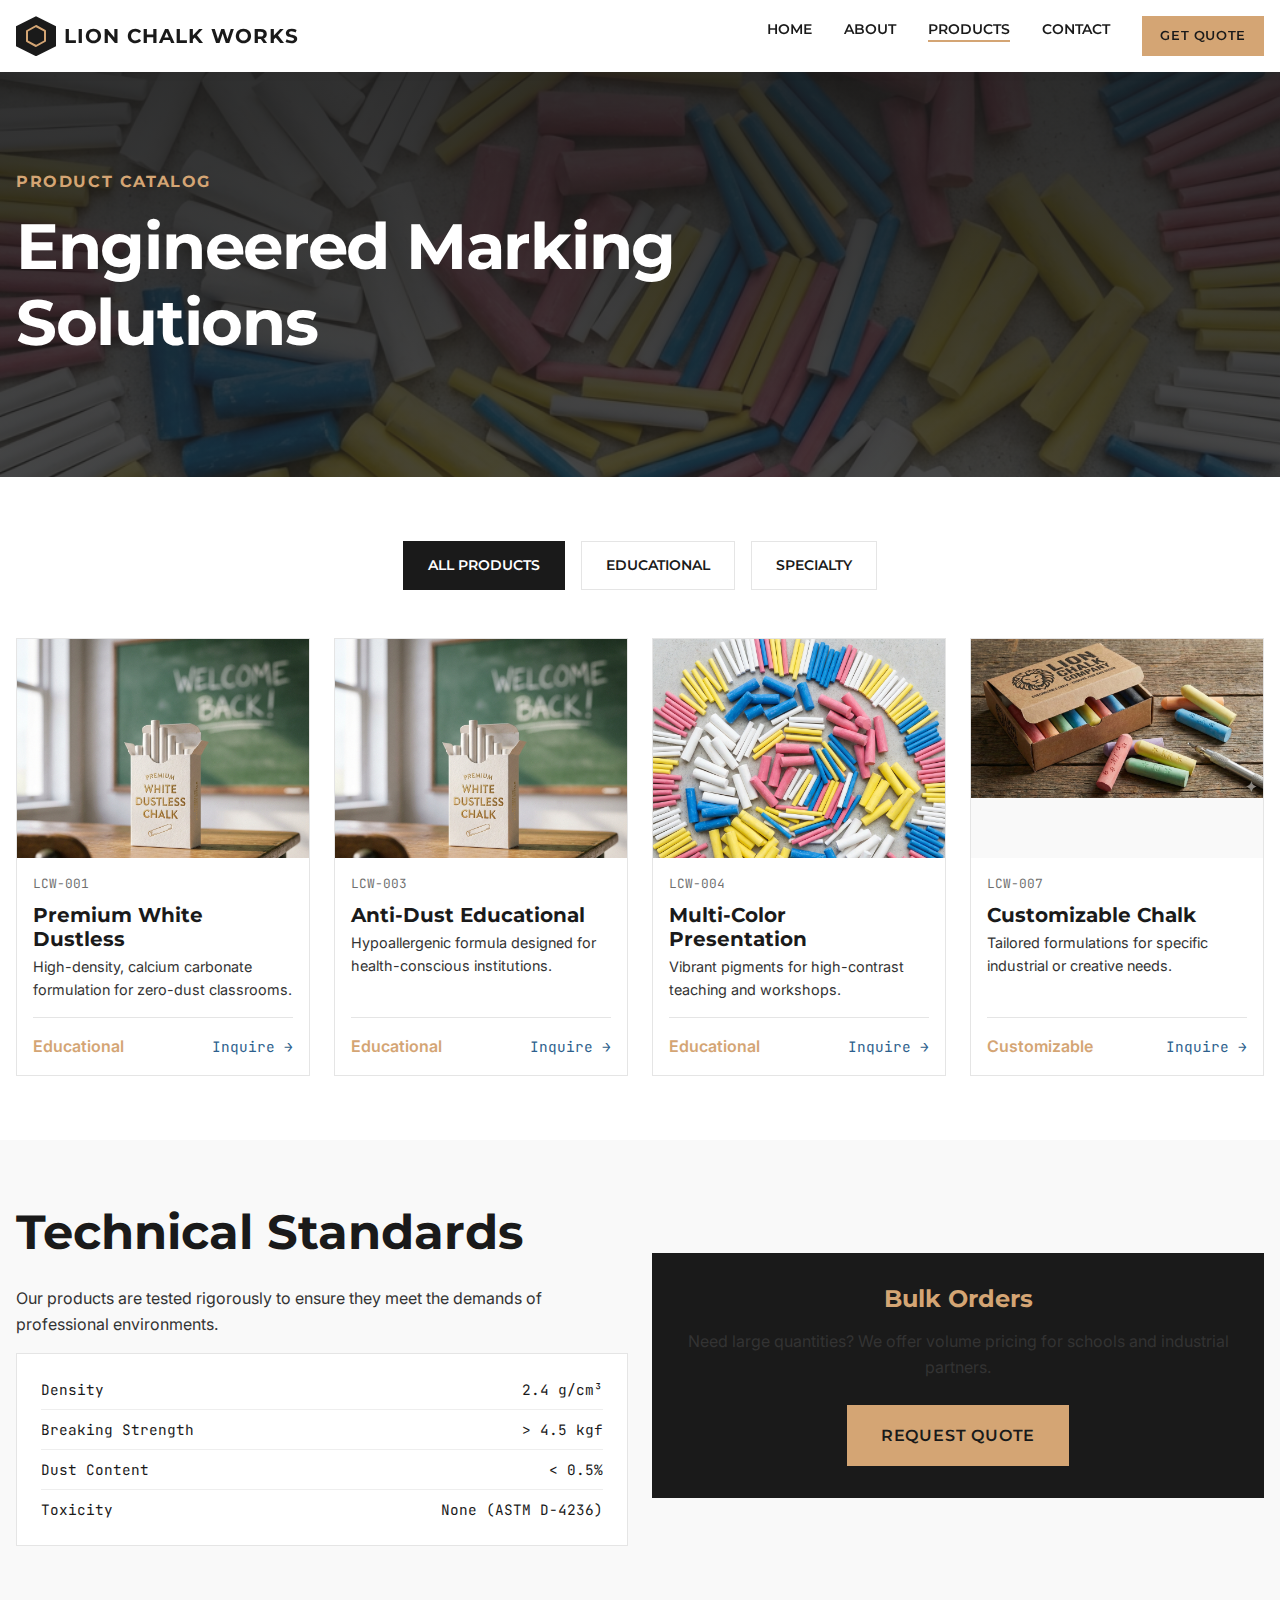
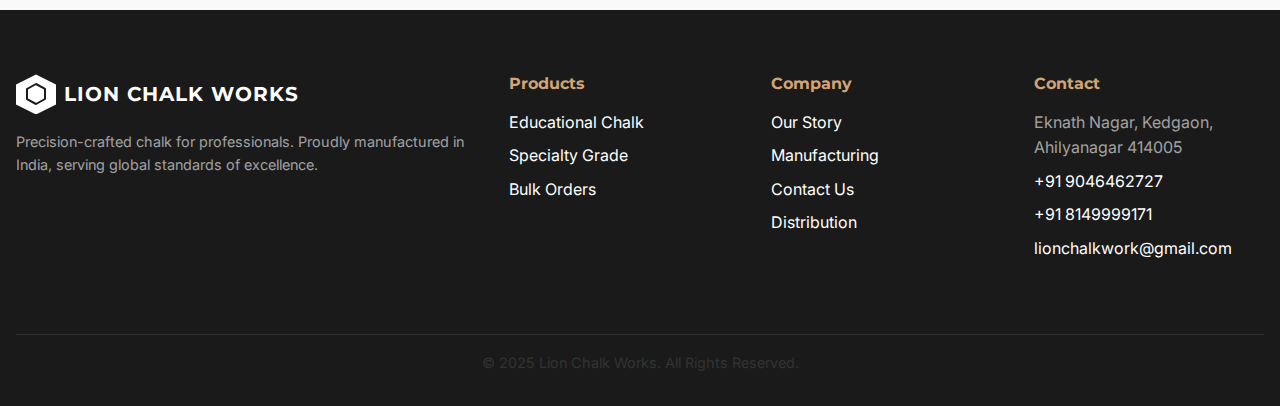
<file: products.html>
<!DOCTYPE html>
<html lang="en">

<head>
    <meta charset="UTF-8">
    <meta name="viewport" content="width=device-width, initial-scale=1.0">
    <title>Product Catalog | Lion Chalk Works</title>
    <meta name="description" content="Browse our complete catalog of educational and specialty chalk products.">
    <!-- Fonts -->
    <link rel="preconnect" href="https://fonts.googleapis.com">
    <link rel="preconnect" href="https://fonts.gstatic.com" crossorigin>
    <link
        href="https://fonts.googleapis.com/css2?family=Inter:wght@400;500;600&family=JetBrains+Mono&family=Montserrat:wght@600;700&display=swap"
        rel="stylesheet">
    <!-- Styles -->
    <link rel="stylesheet" href="css/main.css">
    <link rel="stylesheet" href="css/print.css" media="print">
    <link rel="icon"
        href="data:image/svg+xml,<svg xmlns=%22http://www.w3.org/2000/svg%22 viewBox=%220 0 100 100%22><text y=%22.9em%22 font-size=%2290%22>🦁</text></svg>">
    <style>
        /* CSS-Only Tabs System */
        .tab-content {
            display: none;
            animation: fadeIn 0.5s;
        }

        @keyframes fadeIn {
            from {
                opacity: 0;
                transform: translateY(10px);
            }

            to {
                opacity: 1;
                transform: translateY(0);
            }
        }

        /* Default state (All) - Grid is always visible, we hide items */

        .tab-labels {
            display: flex;
            justify-content: center;
            gap: 16px;
            margin-bottom: 48px;
            flex-wrap: wrap;
        }

        .tab-label {
            padding: 12px 24px;
            border: 1px solid var(--color-gray-200);
            cursor: pointer;
            font-family: var(--font-display);
            font-weight: 600;
            text-transform: uppercase;
            font-size: 0.9rem;
            transition: var(--transition-fast);
        }

        .tab-label:hover {
            border-color: var(--color-accent);
            color: var(--color-accent);
        }

        input[name="tabs"] {
            display: none;
        }

        /* Active Styling */
        #tab-all:checked~.tab-labels label[for="tab-all"],
        #tab-edu:checked~.tab-labels label[for="tab-edu"],
        #tab-spec:checked~.tab-labels label[for="tab-spec"] {
            background-color: var(--color-primary);
            color: white;
            border-color: var(--color-primary);
        }

        /* Filtering Logic */
        #tab-edu:checked~.product-grid .type-spec {
            display: none;
        }

        #tab-spec:checked~.product-grid .type-edu {
            display: none;
        }
    </style>
</head>

<body>
    <!-- Navigation -->
    <nav class="navbar">
        <div class="container nav-container">
            <a href="index.html" class="logo">
                <div class="logo-icon">
                    <svg width="24" height="24" viewBox="0 0 24 24" fill="none" stroke="currentColor" stroke-width="2"
                        stroke-linecap="round" stroke-linejoin="round">
                        <path d="M12 2l9 4.9V17L12 22l-9-4.9V7z" />
                    </svg>
                </div>
                LION CHALK WORKS
            </a>
            <label for="mobile-menu-check" class="mobile-toggle">☰</label>
            <input type="checkbox" id="mobile-menu-check">
            <ul class="nav-links">
                <li><a href="index.html" class="nav-link">Home</a></li>
                <li><a href="about.html" class="nav-link">About</a></li>
                <li><a href="products.html" class="nav-link active">Products</a></li>
                <li><a href="contact.html" class="nav-link">Contact</a></li>
                <li><a href="contact.html" class="btn btn-primary" style="padding: 8px 16px; font-size: 0.8rem;">Get
                        Quote</a></li>
            </ul>
        </div>
    </nav>

    <!-- Hero Section -->
    <header class="section section-dark"
        style="padding: 100px 0; background: linear-gradient(rgba(26,26,26,0.9), rgba(26,26,26,0.8)), url('assets/hero/products-hero.jpg') center/cover no-repeat;">
        <div class="container">
            <div style="max-width: 800px;">
                <h4 class="text-gold" style="text-transform: uppercase; letter-spacing: 0.1em; margin-bottom: 16px;">
                    Product Catalog</h4>
                <h1>Engineered Marking Solutions</h1>
            </div>
        </div>
    </header>

    <!-- Products Section -->
    <section class="section">
        <div class="container">
            <!-- Radio Inputs -->
            <input type="radio" id="tab-all" name="tabs" checked>
            <input type="radio" id="tab-edu" name="tabs">
            <input type="radio" id="tab-spec" name="tabs">

            <!-- Filter Tabs -->
            <div class="tab-labels">
                <label for="tab-all" class="tab-label">All Products</label>
                <label for="tab-edu" class="tab-label">Educational</label>
                <label for="tab-spec" class="tab-label">Specialty</label>
            </div>

            <!-- Product Grid -->
            <div class="grid grid-4 product-grid">
                <!-- LCW-001 -->
                <div class="card type-edu">
                    <div class="card-image"><img src="assets/products/chalk-educational-white.jpg"
                            alt="Premium White Dustless Chalk" loading="lazy"></div>
                    <div class="card-content">
                        <div class="card-sku">LCW-001</div>
                        <h3 class="card-title">Premium White Dustless</h3>
                        <p style="font-size: 0.9rem;">High-density, calcium carbonate formulation for zero-dust
                            classrooms.</p>
                        <div class="card-footer"><span class="text-gold" style="font-weight: 600;">Educational</span><a
                                href="contact.html" class="text-tech">Inquire →</a></div>
                    </div>
                </div>
                <!-- LCW-003 -->
                <div class="card type-edu">
                    <div class="card-image"><img src="assets/products/chalk-anti-dust.jpg"
                            alt="Anti-Dust Educational Chalk" loading="lazy"></div>
                    <div class="card-content">
                        <div class="card-sku">LCW-003</div>
                        <h3 class="card-title">Anti-Dust Educational</h3>
                        <p style="font-size: 0.9rem;">Hypoallergenic formula designed for health-conscious institutions.
                        </p>
                        <div class="card-footer"><span class="text-gold" style="font-weight: 600;">Educational</span><a
                                href="contact.html" class="text-tech">Inquire →</a></div>
                    </div>
                </div>
                <!-- LCW-004 -->
                <div class="card type-edu">
                    <div class="card-image"><img src="assets/products/chalk-multicolor.jpg"
                            alt="Multi-Color Presentation Chalk" loading="lazy"></div>
                    <div class="card-content">
                        <div class="card-sku">LCW-004</div>
                        <h3 class="card-title">Multi-Color Presentation</h3>
                        <p style="font-size: 0.9rem;">Vibrant pigments for high-contrast teaching and workshops.</p>
                        <div class="card-footer"><span class="text-gold" style="font-weight: 600;">Educational</span><a
                                href="contact.html" class="text-tech">Inquire →</a></div>
                    </div>
                </div>
                <!-- LCW-007 -->
                <div class="card type-spec">
                    <div class="card-image"><img src="assets/products/chalk-customizable.jpg" alt="Customizable Chalk"
                            loading="lazy"></div>
                    <div class="card-content">
                        <div class="card-sku">LCW-007</div>
                        <h3 class="card-title">Customizable Chalk</h3>
                        <p style="font-size: 0.9rem;">Tailored formulations for specific industrial or creative needs.
                        </p>
                        <div class="card-footer"><span class="text-gold" style="font-weight: 600;">Customizable</span><a
                                href="contact.html" class="text-tech">Inquire →</a></div>
                    </div>
                </div>
            </div>
        </div>
    </section>

    <!-- Technical Standards -->
    <section class="section" style="background-color: var(--color-gray-100);">
        <div class="container">
            <div class="grid grid-2" style="align-items: center;">
                <div>
                    <h2 style="margin-bottom: 24px;">Technical Standards</h2>
                    <p>Our products are tested rigorously to ensure they meet the demands of
                        professional environments.
                    </p>
                    <div
                        style="background: white; padding: 24px; border: 1px solid var(--color-gray-200); font-family: var(--font-tech); font-size: 0.9rem;">
                        <div
                            style="display: flex; justify-content: space-between; border-bottom: 1px solid #eee; padding-bottom: 8px; margin-bottom: 8px;">
                            <span>Density</span><span>2.4 g/cm³</span>
                        </div>
                        <div
                            style="display: flex; justify-content: space-between; border-bottom: 1px solid #eee; padding-bottom: 8px; margin-bottom: 8px;">
                            <span>Breaking Strength</span><span>> 4.5 kgf</span>
                        </div>
                        <div
                            style="display: flex; justify-content: space-between; border-bottom: 1px solid #eee; padding-bottom: 8px; margin-bottom: 8px;">
                            <span>Dust Content</span><span>
                                < 0.5%</span>
                        </div>
                        <div style="display: flex; justify-content: space-between;">
                            <span>Toxicity</span><span>None
                                (ASTM D-4236)</span>
                        </div>
                    </div>
                </div>
                <div style="padding: 32px; background: var(--color-primary); color: white; text-align: center;">
                    <h3 style="color: var(--color-accent); margin-bottom: 16px;">Bulk Orders</h3>
                    <p style="margin-bottom: 24px;">Need large quantities? We offer volume pricing
                        for schools and
                        industrial partners.</p>
                    <a href="contact.html" class="btn btn-primary">Request Quote</a>
                </div>
            </div>
        </div>
    </section>

    <!-- Footer -->
    <footer class="footer">
        <div class="container">
            <div class="footer-grid">
                <div class="footer-col">
                    <a href="index.html" class="logo" style="color: white; margin-bottom: 16px;">
                        <div class="logo-icon" style="background: white; color: var(--color-primary);">
                            <svg width="24" height="24" viewBox="0 0 24 24" fill="none" stroke="currentColor"
                                stroke-width="2" stroke-linecap="round" stroke-linejoin="round">
                                <path d="M12 2l9 4.9V17L12 22l-9-4.9V7z" />
                            </svg>
                        </div>
                        LION CHALK WORKS
                    </a>
                    <p style="color: rgba(255,255,255,0.6); font-size: 0.9rem;">Precision-crafted
                        chalk for
                        professionals. Proudly manufactured in India, serving global standards of
                        excellence.</p>
                </div>
                <div class="footer-col">
                    <h4>Products</h4>
                    <ul class="footer-links">
                        <li><a href="products.html">Educational Chalk</a></li>
                        <li><a href="products.html">Specialty Grade</a></li>
                        <li><a href="products.html">Bulk Orders</a></li>
                    </ul>
                </div>
                <div class="footer-col">
                    <h4>Company</h4>
                    <ul class="footer-links">
                        <li><a href="about.html">Our Story</a></li>
                        <li><a href="about.html">Manufacturing</a></li>
                        <li><a href="contact.html">Contact Us</a></li>
                        <li><a href="contact.html">Distribution</a></li>
                    </ul>
                </div>
                <div class="footer-col">
                    <h4>Contact</h4>
                    <ul class="footer-links">
                        <li style="color: rgba(255,255,255,0.6);">Eknath Nagar,
                            Kedgaon,<br>Ahilyanagar 414005</li>
                        <li><a href="tel:+919046462727">+91 9046462727</a></li>
                        <li><a href="tel:+918149999171">+91 8149999171</a></li>
                        <li><a href="mailto:lionchalkwork@gmail.com">lionchalkwork@gmail.com</a>
                        </li>
                    </ul>
                </div>
            </div>
            <div class="footer-bottom">
                <p>&copy; 2025 Lion Chalk Works. All Rights Reserved.</p>
            </div>
        </div>
    </footer>
</body>

</html>
</file>
<file: css/main.css>
/* 
 * Lion Chalk Works - Main Stylesheet
 * Premium Industrial Design System
 */

/* =========================================
   1. VARIABLES & TOKENS
   ========================================= */
:root {
    /* Colors */
    --color-primary: #1a1a1a;       /* Deep Charcoal */
    --color-secondary: #ffffff;     /* Pure White */
    --color-accent: #d4a574;        /* Industrial Gold */
    --color-accent-hover: #b88b5c;
    --color-safety: #ff6b35;        /* Safety Orange */
    --color-tech: #2d5f8d;          /* Technical Blue */
    --color-gray-100: #f9f9f9;
    --color-gray-200: #e5e5e5;
    --color-gray-800: #333333;
    
    /* Typography */
    --font-display: 'Montserrat', sans-serif;
    --font-body: 'Inter', sans-serif;
    --font-tech: 'JetBrains Mono', monospace;
    
    /* Spacing */
    --space-xs: 4px;
    --space-sm: 8px;
    --space-md: 16px;
    --space-lg: 32px;
    --space-xl: 64px;
    --space-xxl: 128px;
    
    /* Layout */
    --container-width: 1280px;
    --grid-gap: 24px;
    
    /* Transitions */
    --transition-fast: 0.2s ease;
    --transition-smooth: 0.4s cubic-bezier(0.4, 0, 0.2, 1);
}

/* =========================================
   2. RESET & BASE
   ========================================= */
*, *::before, *::after {
    box-sizing: border-box;
    margin: 0;
    padding: 0;
}

html {
    scroll-behavior: smooth;
    font-size: 16px;
}

body {
    font-family: var(--font-body);
    color: var(--color-primary);
    background-color: var(--color-secondary);
    line-height: 1.6;
    -webkit-font-smoothing: antialiased;
}

img {
    max-width: 100%;
    height: auto;
    display: block;
}

a {
    text-decoration: none;
    color: inherit;
    transition: var(--transition-fast);
}

ul {
    list-style: none;
}

/* =========================================
   3. TYPOGRAPHY
   ========================================= */
h1, h2, h3, h4, h5, h6 {
    font-family: var(--font-display);
    font-weight: 700;
    line-height: 1.2;
    margin-bottom: var(--space-md);
    color: var(--color-primary);
}

h1 { font-size: clamp(2.5rem, 5vw, 4rem); letter-spacing: -0.02em; }
h2 { font-size: clamp(2rem, 4vw, 3rem); }
h3 { font-size: 1.5rem; }

p {
    margin-bottom: var(--space-md);
    color: var(--color-gray-800);
}

.text-tech {
    font-family: var(--font-tech);
    font-size: 0.9rem;
    color: var(--color-tech);
}

.text-gold { color: var(--color-accent); }
.text-white { color: var(--color-secondary); }

/* =========================================
   4. LAYOUT UTILITIES
   ========================================= */
.container {
    width: 100%;
    max-width: var(--container-width);
    margin: 0 auto;
    padding: 0 var(--space-md);
}

.grid {
    display: grid;
    gap: var(--grid-gap);
}

.grid-2 { grid-template-columns: repeat(auto-fit, minmax(300px, 1fr)); }
.grid-3 { grid-template-columns: repeat(auto-fit, minmax(280px, 1fr)); }
.grid-4 { grid-template-columns: repeat(auto-fit, minmax(240px, 1fr)); }

.section {
    padding: var(--space-xl) 0;
}

.section-dark {
    background-color: var(--color-primary);
    color: var(--color-secondary);
}

.section-dark h1, .section-dark h2, .section-dark p {
    color: var(--color-secondary);
}

/* =========================================
   5. COMPONENTS
   ========================================= */

/* Buttons */
.btn {
    display: inline-flex;
    align-items: center;
    justify-content: center;
    padding: 16px 32px;
    font-family: var(--font-display);
    font-weight: 600;
    text-transform: uppercase;
    letter-spacing: 0.05em;
    border: 2px solid transparent;
    cursor: pointer;
    transition: var(--transition-fast);
}

.btn-primary {
    background-color: var(--color-accent);
    color: var(--color-primary);
}

.btn-primary:hover {
    background-color: var(--color-accent-hover);
    transform: translateY(-2px);
}

.btn-outline {
    border-color: var(--color-secondary);
    color: var(--color-secondary);
    background: transparent;
}

.btn-outline:hover {
    background-color: var(--color-secondary);
    color: var(--color-primary);
}

.btn-outline-dark {
    border-color: var(--color-primary);
    color: var(--color-primary);
}

.btn-outline-dark:hover {
    background-color: var(--color-primary);
    color: var(--color-secondary);
}

/* Navigation */
.navbar {
    position: sticky;
    top: 0;
    z-index: 1000;
    background-color: var(--color-secondary);
    box-shadow: 0 2px 10px rgba(0,0,0,0.05);
    padding: var(--space-md) 0;
}

.nav-container {
    display: flex;
    justify-content: space-between;
    align-items: center;
}

.logo {
    display: flex;
    align-items: center;
    gap: var(--space-sm);
    font-family: var(--font-display);
    font-weight: 700;
    font-size: 1.25rem;
    color: var(--color-primary);
    letter-spacing: 0.05em;
}

.logo-icon {
    width: 40px;
    height: 40px;
    background-color: var(--color-primary);
    color: var(--color-accent);
    display: flex;
    align-items: center;
    justify-content: center;
    clip-path: polygon(50% 0%, 100% 25%, 100% 75%, 50% 100%, 0% 75%, 0% 25%);
}

.nav-links {
    display: flex;
    gap: var(--space-lg);
}

.nav-link {
    font-family: var(--font-display);
    font-weight: 600;
    font-size: 0.9rem;
    text-transform: uppercase;
    position: relative;
}

.nav-link::after {
    content: '';
    position: absolute;
    bottom: -4px;
    left: 0;
    width: 0;
    height: 2px;
    background-color: var(--color-accent);
    transition: var(--transition-fast);
}

.nav-link:hover::after, .nav-link.active::after {
    width: 100%;
}

/* Mobile Menu */
.mobile-toggle {
    display: none;
    font-size: 1.5rem;
    cursor: pointer;
}

#mobile-menu-check {
    display: none;
}

/* Cards */
.card {
    background-color: var(--color-secondary);
    border: 1px solid var(--color-gray-200);
    transition: var(--transition-smooth);
    display: flex;
    flex-direction: column;
    height: 100%;
}

.card:hover {
    border-color: var(--color-accent);
    box-shadow: 0 10px 30px rgba(0,0,0,0.05);
    transform: translateY(-4px);
}

.card-image {
    width: 100%;
    aspect-ratio: 4/3;
    background-color: var(--color-gray-100);
    object-fit: cover;
    position: relative;
    overflow: hidden;
}

.card-image::after {
    content: '';
    position: absolute;
    inset: 0;
    background: linear-gradient(to top, rgba(0,0,0,0.4), transparent);
    opacity: 0;
    transition: var(--transition-fast);
}

.card:hover .card-image::after {
    opacity: 1;
}

.card-content {
    padding: var(--space-md);
    flex-grow: 1;
    display: flex;
    flex-direction: column;
}

.card-title {
    font-size: 1.25rem;
    margin-bottom: var(--space-xs);
}

.card-sku {
    font-family: var(--font-tech);
    font-size: 0.8rem;
    color: var(--color-gray-800);
    margin-bottom: var(--space-sm);
    opacity: 0.7;
}

.card-footer {
    margin-top: auto;
    padding-top: var(--space-md);
    border-top: 1px solid var(--color-gray-200);
    display: flex;
    justify-content: space-between;
    align-items: center;
}

/* Footer */
.footer {
    background-color: var(--color-primary);
    color: var(--color-secondary);
    padding: var(--space-xl) 0 var(--space-md);
    margin-top: auto;
}

.footer-grid {
    display: grid;
    grid-template-columns: 2fr 1fr 1fr 1fr;
    gap: var(--space-lg);
    margin-bottom: var(--space-xl);
}

.footer-col h4 {
    color: var(--color-accent);
    font-size: 1rem;
    margin-bottom: var(--space-md);
}

.footer-links li {
    margin-bottom: var(--space-sm);
}

.footer-links a:hover {
    color: var(--color-accent);
}

.footer-bottom {
    border-top: 1px solid rgba(255,255,255,0.1);
    padding-top: var(--space-md);
    text-align: center;
    font-size: 0.9rem;
    color: rgba(255,255,255,0.6);
}

/* =========================================
   6. RESPONSIVE
   ========================================= */
@media (max-width: 768px) {
    .mobile-toggle {
        display: block;
    }

    .nav-links {
        position: absolute;
        top: 100%;
        left: 0;
        right: 0;
        background-color: var(--color-secondary);
        flex-direction: column;
        padding: var(--space-md);
        gap: var(--space-md);
        border-bottom: 1px solid var(--color-gray-200);
        transform: translateY(-150%);
        transition: var(--transition-smooth);
        z-index: 999;
    }

    #mobile-menu-check:checked ~ .nav-links {
        transform: translateY(0);
        box-shadow: 0 10px 20px rgba(0,0,0,0.1);
    }

    .footer-grid {
        grid-template-columns: 1fr;
    }
    
    h1 { font-size: 2.5rem; }
}
</file>
<file: css/print.css>
/* Print Stylesheet */
@media print {
    body {
        background: white;
        color: black;
        font-size: 12pt;
    }

    .navbar,
    .footer,
    .btn,
    .mobile-toggle {
        display: none !important;
    }

    a[href]::after {
        content: " (" attr(href) ")";
        font-size: 0.8em;
    }

    .section {
        padding: 0;
        page-break-inside: avoid;
    }

    h1,
    h2,
    h3 {
        page-break-after: avoid;
        color: black !important;
    }

    .card {
        border: 1px solid #ccc;
        page-break-inside: avoid;
    }
}
</file>
